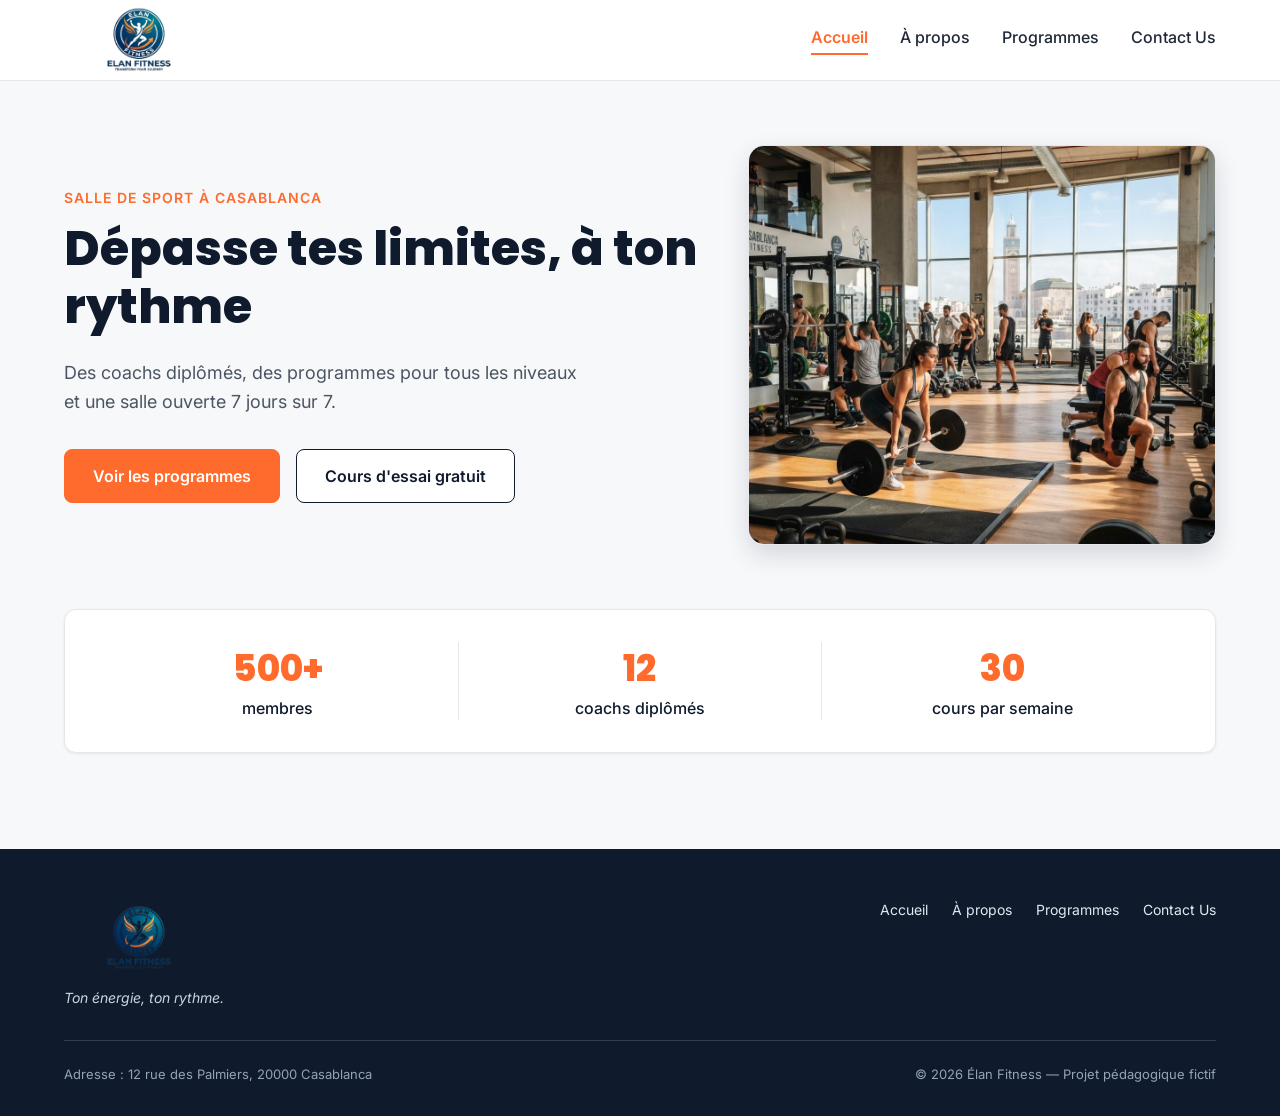
<file: index.html>
<!DOCTYPE html>
<html lang="fr">

<head>
  <meta charset="UTF-8">
  <meta name="viewport" content="width=device-width, initial-scale=1">
  <meta name="description"
    content="Élan Fitness, salle de sport à Casablanca : musculation, yoga, cardio et boxe fitness avec des coachs diplômés. Réservez votre cours d'essai gratuit.">
    <meta name="keywords" content="fitness">
  <title>Élan Fitness | Salle de sport à Casablanca</title>

  <link rel="preconnect" href="https://fonts.googleapis.com">
  <link rel="preconnect" href="https://fonts.gstatic.com" crossorigin>
  <link
    href="https://fonts.googleapis.com/css2?family=Inter:wght@400;500;600&family=Poppins:wght@600;700;800&display=swap"
    rel="stylesheet">

  <link rel="stylesheet" href="style.css">
  <link rel="stylesheet" href="style2.css">
</head>

<body>

  <header class="en-tete">
    <div class="conteneur en-tete-contenu">
      <a href="index.html" class="logo"><img src="img/Gemini_Generated_Image_91cil91cil91cil9-removebg-preview.png"
          alt="image"></a>
      <div class="menu-toggle" id="mobile-menu">
        <span class="bar"></span>
        <span class="bar"></span>
        <span class="bar"></span>
      </div>
      <nav aria-label="Navigation principale" class="nav">
        <ul class="menu">
          <a href="index.html" class="lien-actif">Accueil</a>
          <a href="index1.html">À propos</a>
          <a href="index2.html">Programmes</a>
          <a href="index3.html">Contact Us</a>
        </ul>
      </nav>
    </div>
  </header>

  <main>

    <section id="accueil" class="hero">
      <div class="conteneur">

        <div class="hero-contenu">
          <div class="hero-texte">
            <p class="sur-titre">Salle de sport à Casablanca</p>
            <h1>Dépasse tes limites, à ton rythme</h1>
            <p class="hero-description">
              Des coachs diplômés, des programmes pour tous les niveaux et une salle ouverte 7 jours sur 7.
            </p>
            <div class="boutons">
              <a href="index1.html" class="bouton bouton-principal">Voir les programmes</a>
              <a href="index2.html" class="bouton bouton-secondaire">Cours d'essai gratuit</a>
            </div>
          </div>

          <img class="hero-image" src="img/hero.jpg"
            alt="Des personnes s'entraînent dans une salle de sport lumineuse à Casablanca">
        </div>

        <div class="chiffres">
          <div class="chiffre">
            <p class="chiffre-nombre">500+</p>
            <p>membres</p>
          </div>
          <div class="chiffre">
            <p class="chiffre-nombre">12</p>
            <p>coachs diplômés</p>
          </div>
          <div class="chiffre">
            <p class="chiffre-nombre">30</p>
            <p>cours par semaine</p>
          </div>
        </div>
      </div>
    </section>
    <footer class="pied-de-page">
      <div class="conteneur">

        <div class="pied-haut">
          <div>
            <a href="index.html" class="logo"><img
                src="img/Gemini_Generated_Image_91cil91cil91cil9-removebg-preview.png" alt="image"></a>
            <p class="slogan">Ton énergie, ton rythme.</p>
          </div>

          <nav aria-label="Navigation du pied de page">
            <ul class="menu menu-pied">
              <li><a href="index.html">Accueil</a></li>
              <li><a href="index1.html">À propos</a></li>
              <li><a href="index2.html">Programmes</a></li>
              <li><a href="index3.html">Contact Us</a></li>
            </ul>
          </nav>
        </div>

        <div class="pied-bas">
          <p>Adresse : 12 rue des Palmiers, 20000 Casablanca</p>
          <p>&copy; 2026 Élan Fitness — Projet pédagogique fictif</p>
        </div>

      </div>
    </footer>
    <script>
      const mobileMenu = document.getElementById('mobile-menu');
      const navMenu = document.querySelector('header nav');

      mobileMenu.addEventListener('click', () => {
        navMenu.classList.toggle('active');
      });
    </script>
</body>

</html>
</file>
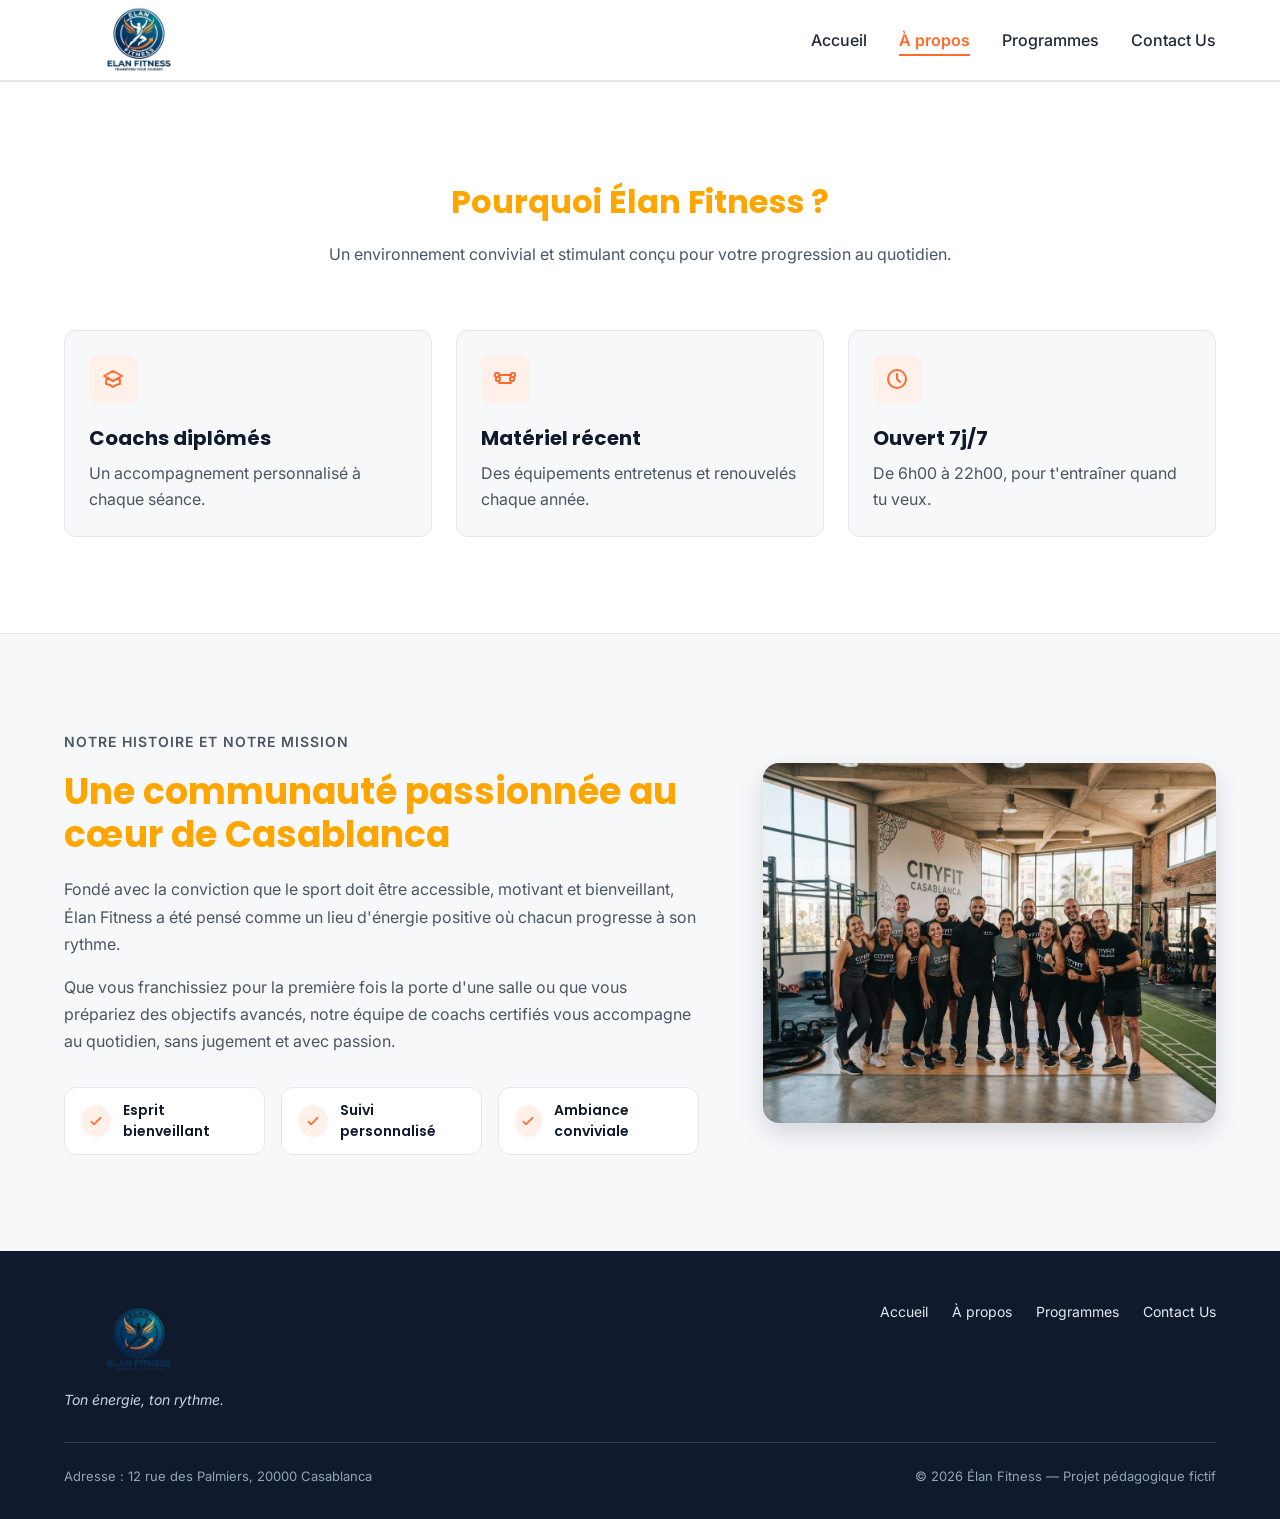
<file: index1.html>
<!DOCTYPE html>
<html lang="fr">

<head>
    <meta charset="UTF-8">
    <meta name="viewport" content="width=device-width, initial-scale=1">
    <meta name="description"
        content="Élan Fitness, salle de sport à Casablanca : musculation, yoga, cardio et boxe fitness avec des coachs diplômés. Réservez votre cours d'essai gratuit.">
    <title>Élan Fitness | Salle de sport à Casablanca</title>

    <link rel="preconnect" href="https://fonts.googleapis.com">
    <link rel="preconnect" href="https://fonts.gstatic.com" crossorigin>
    <link
        href="https://fonts.googleapis.com/css2?family=Inter:wght@400;500;600&family=Poppins:wght@600;700;800&display=swap"
        rel="stylesheet">

    <link rel="stylesheet" href="style.css">
    <link rel="stylesheet" href="style2.css">
</head>

<body>
    <header class="en-tete">
        <div class="conteneur en-tete-contenu">
            <a href="index.html" class="logo"><img
                    src="img/Gemini_Generated_Image_91cil91cil91cil9-removebg-preview.png" alt="image"></a>
            <div class="menu-toggle" id="mobile-menu">
                <span class="bar"></span>
                <span class="bar"></span>
                <span class="bar"></span>
            </div>
            <nav aria-label="Navigation principale">
                <ul class="menu">
                    <li><a href="index.html">Accueil</a></li>
                    <li><a href="index1.html" class="lien-actif">À propos</a></li>
                    <li><a href="index2.html">Programmes</a></li>
                    <li><a href="index3.html">Contact Us</a></li>
                </ul>
            </nav>
        </div>
    </header>
    <section class="section section-blanche">
        <div class="conteneur">

            <div class="section-titre">
                <h2>Pourquoi Élan Fitness ?</h2>
                <p>Un environnement convivial et stimulant conçu pour votre progression au quotidien.</p>
            </div>

            <div class="cartes">
                <article class="carte carte-avantage">
                    <div class="icone"><img src="img/icone-coach.svg" alt=""></div>
                    <h3>Coachs diplômés</h3>
                    <p>Un accompagnement personnalisé à chaque séance.</p>
                </article>

                <article class="carte carte-avantage">
                    <div class="icone"><img src="img/icone-materiel.svg" alt=""></div>
                    <h3>Matériel récent</h3>
                    <p>Des équipements entretenus et renouvelés chaque année.</p>
                </article>

                <article class="carte carte-avantage">
                    <div class="icone"><img src="img/icone-horloge.svg" alt=""></div>
                    <h3>Ouvert 7j/7</h3>
                    <p>De 6h00 à 22h00, pour t'entraîner quand tu veux.</p>
                </article>
            </div>
        </div>
    </section>
    <section id="a-propos" class="section">
        <div class="conteneur apropos-contenu">

            <div class="apropos-texte">
                <p class="sur-titre">Notre histoire et notre mission</p>
                <h2>Une communauté passionnée au cœur de Casablanca</h2>
                <p>
                    Fondé avec la conviction que le sport doit être accessible, motivant et bienveillant,
                    Élan Fitness a été pensé comme un lieu d'énergie positive où chacun progresse à son rythme.
                </p>
                <p>
                    Que vous franchissiez pour la première fois la porte d'une salle ou que vous prépariez des
                    objectifs avancés, notre équipe de coachs certifiés vous accompagne au quotidien, sans
                    jugement et avec passion.
                </p>

                <ul class="valeurs">
                    <li class="valeur">
                        <div class="icone icone-petite"><img src="img/icone-check.svg" alt=""></div>
                        <span>Esprit bienveillant</span>
                    </li>
                    <li class="valeur">
                        <div class="icone icone-petite"><img src="img/icone-check.svg" alt=""></div>
                        <span>Suivi personnalisé</span>
                    </li>
                    <li class="valeur">
                        <div class="icone icone-petite"><img src="img/icone-check.svg" alt=""></div>
                        <span>Ambiance conviviale</span>
                    </li>
                </ul>
            </div>
            <img class="apropos-image" src="img/equipe.jpg"
                alt="L'équipe de coachs d'Élan Fitness réunie dans la salle">
        </div>
    </section>
    <footer class="pied-de-page">
        <div class="conteneur">

            <div class="pied-haut">
                <div>
                    <a href="index.html" class="logo"><img
                            src="img/Gemini_Generated_Image_91cil91cil91cil9-removebg-preview.png" alt="image"></a>
                    <p class="slogan">Ton énergie, ton rythme.</p>
                </div>

                <nav aria-label="Navigation du pied de page" class="nav">
                    <ul class="menu menu-pied">
                        <li><a href="index.html">Accueil</a></li>
                        <li><a href="index1.html">À propos</a></li>
                        <li><a href="index2.html">Programmes</a></li>
                        <li><a href="index3.html">Contact Us</a></li>
                    </ul>
                </nav>
            </div>

            <div class="pied-bas">
                <p>Adresse : 12 rue des Palmiers, 20000 Casablanca</p>
                <p>&copy; 2026 Élan Fitness — Projet pédagogique fictif</p>
            </div>

        </div>
    </footer>
    <script>
        const mobileMenu = document.getElementById('mobile-menu');
        const navMenu = document.querySelector('header nav');

        mobileMenu.addEventListener('click', () => {
            navMenu.classList.toggle('active');
        });
    </script>
</body>

</html>
</file>
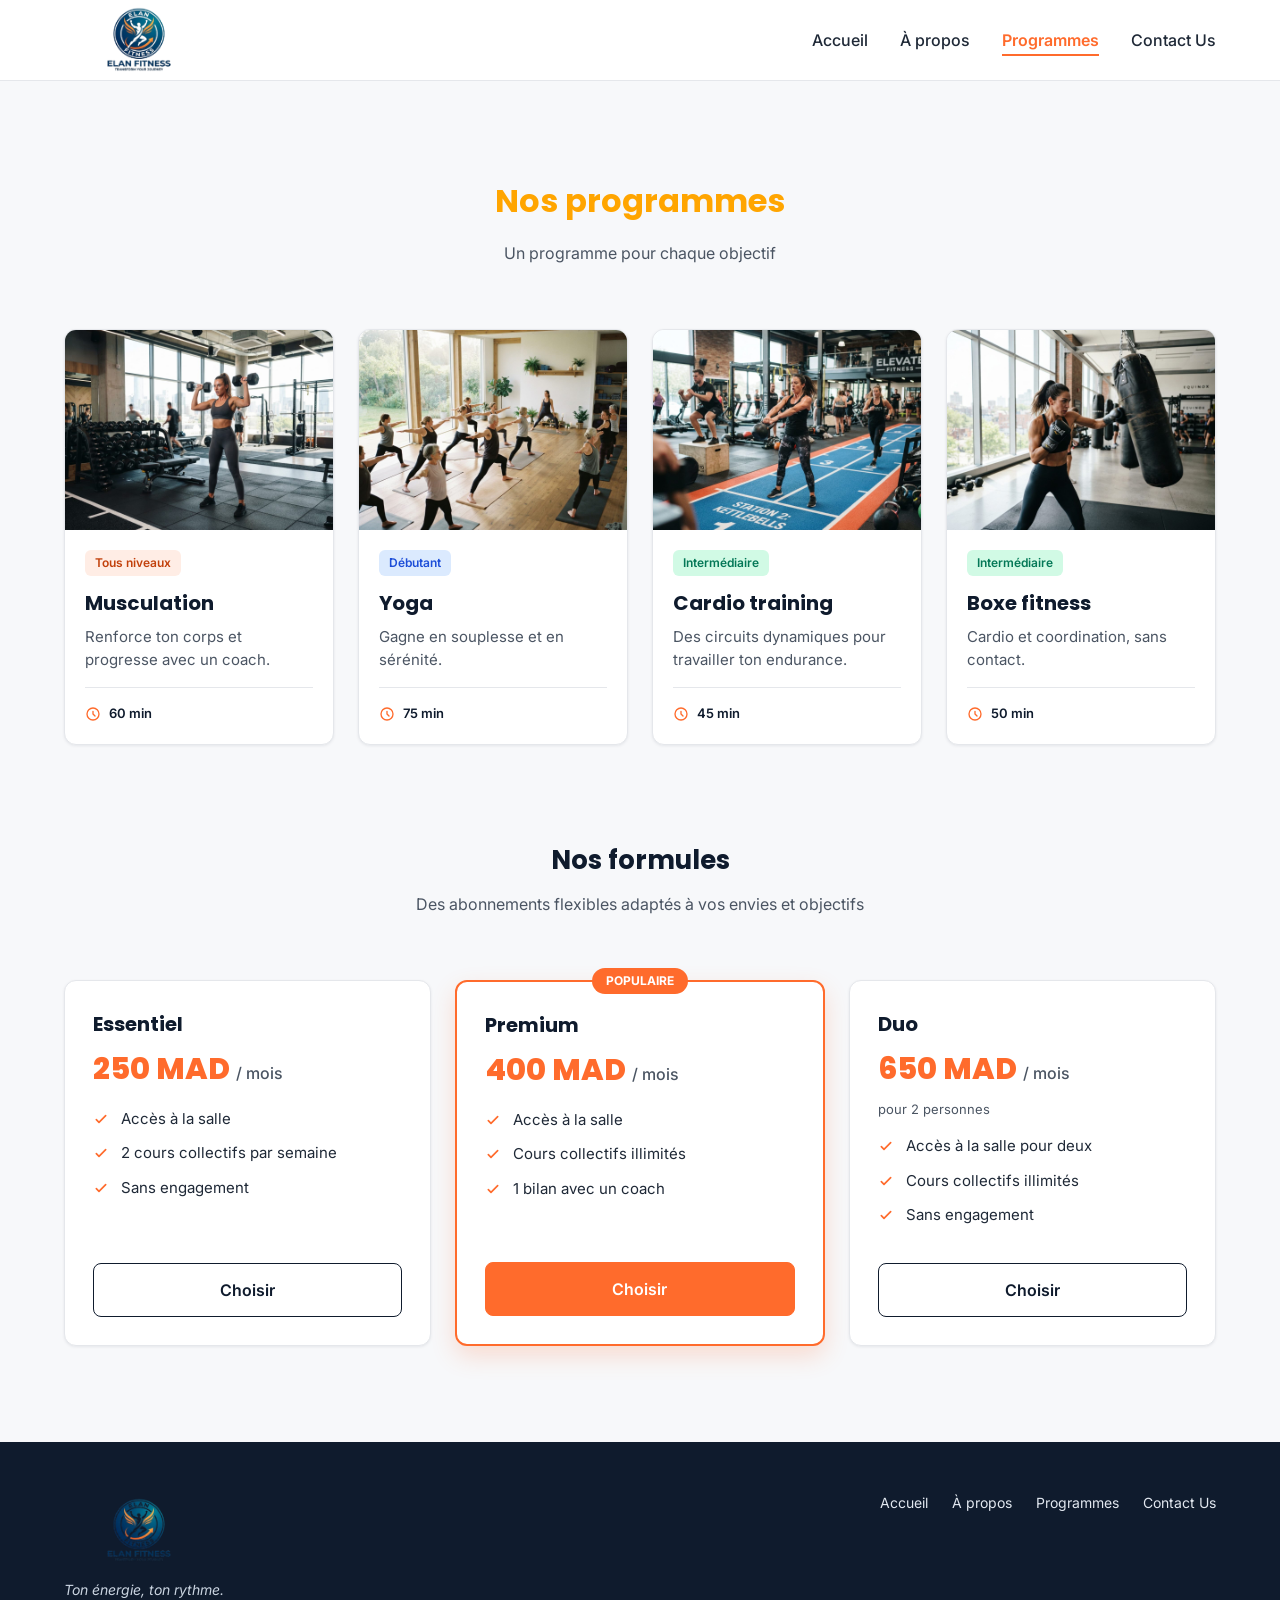
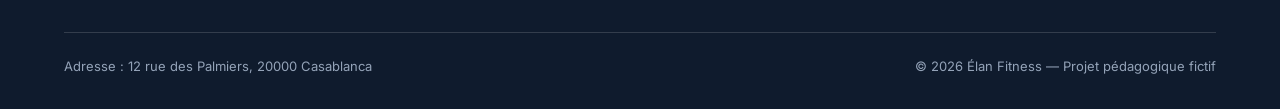
<file: index2.html>
<!DOCTYPE html>
<html lang="fr">

<head>
    <meta charset="UTF-8">
    <meta name="viewport" content="width=device-width, initial-scale=1">
    <meta name="description"
        content="Élan Fitness, salle de sport à Casablanca : musculation, yoga, cardio et boxe fitness avec des coachs diplômés. Réservez votre cours d'essai gratuit.">
    <title>Élan Fitness | Salle de sport à Casablanca</title>

    <link rel="preconnect" href="https://fonts.googleapis.com">
    <link rel="preconnect" href="https://fonts.gstatic.com" crossorigin>
    <link
        href="https://fonts.googleapis.com/css2?family=Inter:wght@400;500;600&family=Poppins:wght@600;700;800&display=swap"
        rel="stylesheet">

    <link rel="stylesheet" href="style.css">
    <link rel="stylesheet" href="style2.css">
</head>

<body>
    <header class="en-tete">
        <div class="conteneur en-tete-contenu">
            <a href="index.html" class="logo"><img
                    src="img/Gemini_Generated_Image_91cil91cil91cil9-removebg-preview.png" alt="image"></a>
            <div class="menu-toggle" id="mobile-menu">
                <span class="bar"></span>
                <span class="bar"></span>
                <span class="bar"></span>
            </div>
            <nav aria-label="Navigation principale">
                <ul class="menu">
                    <li><a href="index.html">Accueil</a></li>
                    <li><a href="index1.html">À propos</a></li>
                    <li><a href="index2.html" class="lien-actif">Programmes</a></li>
                    <li><a href="index3.html">Contact Us</a></li>
                </ul>
            </nav>
        </div>
    </header>
    <section id="programmes" class="section">
        <div class="conteneur">

            <div class="section-titre">
                <h2>Nos programmes</h2>
                <p>Un programme pour chaque objectif</p>
            </div>

            <div class="cartes">

                <article class="carte carte-programme">
                    <img src="img/musculation.jpg" alt="Une sportive soulève des haltères dans l'espace musculation">
                    <div class="programme-corps">
                        <span class="etiquette etiquette-orange">Tous niveaux</span>
                        <h3>Musculation</h3>
                        <p>Renforce ton corps et progresse avec un coach.</p>
                        <p class="duree"><img src="img/icone-duree.svg" alt="">60 min</p>
                    </div>
                </article>

                <article class="carte carte-programme">
                    <img src="img/yoga.jpg" alt="Un groupe pratique le yoga sur des tapis dans une salle lumineuse">
                    <div class="programme-corps">
                        <span class="etiquette etiquette-bleue">Débutant</span>
                        <h3>Yoga</h3>
                        <p>Gagne en souplesse et en sérénité.</p>
                        <p class="duree"><img src="img/icone-duree.svg" alt="">75 min</p>
                    </div>
                </article>

                <article class="carte carte-programme">
                    <img src="img/cardio.jpg"
                        alt="Des sportifs suivent un circuit de cardio training avec des kettlebells">
                    <div class="programme-corps">
                        <span class="etiquette etiquette-verte">Intermédiaire</span>
                        <h3>Cardio training</h3>
                        <p>Des circuits dynamiques pour travailler ton endurance.</p>
                        <p class="duree"><img src="img/icone-duree.svg" alt="">45 min</p>
                    </div>
                </article>

                <article class="carte carte-programme">
                    <img src="img/boxe.jpg" alt="Une sportive frappe un sac de frappe pendant un cours de boxe fitness">
                    <div class="programme-corps">
                        <span class="etiquette etiquette-verte">Intermédiaire</span>
                        <h3>Boxe fitness</h3>
                        <p>Cardio et coordination, sans contact.</p>
                        <p class="duree"><img src="img/icone-duree.svg" alt="">50 min</p>
                    </div>
                </article>

            </div>

            <div class="formules">

                <div class="section-titre">
                    <h3>Nos formules</h3>
                    <p>Des abonnements flexibles adaptés à vos envies et objectifs</p>
                </div>

                <div class="cartes">

                    <article class="carte formule">
                        <h4>Essentiel</h4>
                        <p class="prix">250 MAD <span>/ mois</span></p>
                        <ul class="formule-liste">
                            <li>Accès à la salle</li>
                            <li>2 cours collectifs par semaine</li>
                            <li>Sans engagement</li>
                        </ul>
                        <a href="#contact" class="bouton bouton-secondaire">Choisir</a>
                    </article>

                    <article class="carte formule formule-populaire">
                        <p class="badge-populaire">Populaire</p>
                        <h4>Premium</h4>
                        <p class="prix">400 MAD <span>/ mois</span></p>
                        <ul class="formule-liste">
                            <li>Accès à la salle</li>
                            <li>Cours collectifs illimités</li>
                            <li>1 bilan avec un coach</li>
                        </ul>
                        <a href="#contact" class="bouton bouton-principal">Choisir</a>
                    </article>

                    <article class="carte formule">
                        <h4>Duo</h4>
                        <p class="prix">650 MAD <span>/ mois</span></p>
                        <p class="prix-note">pour 2 personnes</p>
                        <ul class="formule-liste">
                            <li>Accès à la salle pour deux</li>
                            <li>Cours collectifs illimités</li>
                            <li>Sans engagement</li>
                        </ul>
                        <a href="#contact" class="bouton bouton-secondaire">Choisir</a>
                    </article>

                </div>
            </div>

        </div>
    </section>

    </main>

    <footer class="pied-de-page">
        <div class="conteneur">

            <div class="pied-haut">
                <div>
                    <a href="index.html" class="logo"><img
                            src="img/Gemini_Generated_Image_91cil91cil91cil9-removebg-preview.png" alt="image"></a>
                    <p class="slogan">Ton énergie, ton rythme.</p>
                </div>

                <nav aria-label="Navigation du pied de page">
                    <ul class="menu menu-pied">
                        <li><a href="index.html">Accueil</a></li>
                        <li><a href="index1.html">À propos</a></li>
                        <li><a href="index2.html">Programmes</a></li>
                        <li><a href="index3.html">Contact Us</a></li>
                    </ul>
                </nav>
            </div>

            <div class="pied-bas">
                <p>Adresse : 12 rue des Palmiers, 20000 Casablanca</p>
                <p>&copy; 2026 Élan Fitness — Projet pédagogique fictif</p>
            </div>

        </div>
    </footer>
    <script>
        const mobileMenu = document.getElementById('mobile-menu');
        const navMenu = document.querySelector('header nav');

        mobileMenu.addEventListener('click', () => {
            navMenu.classList.toggle('active');
        });
    </script>
</body>

</html>
</file>
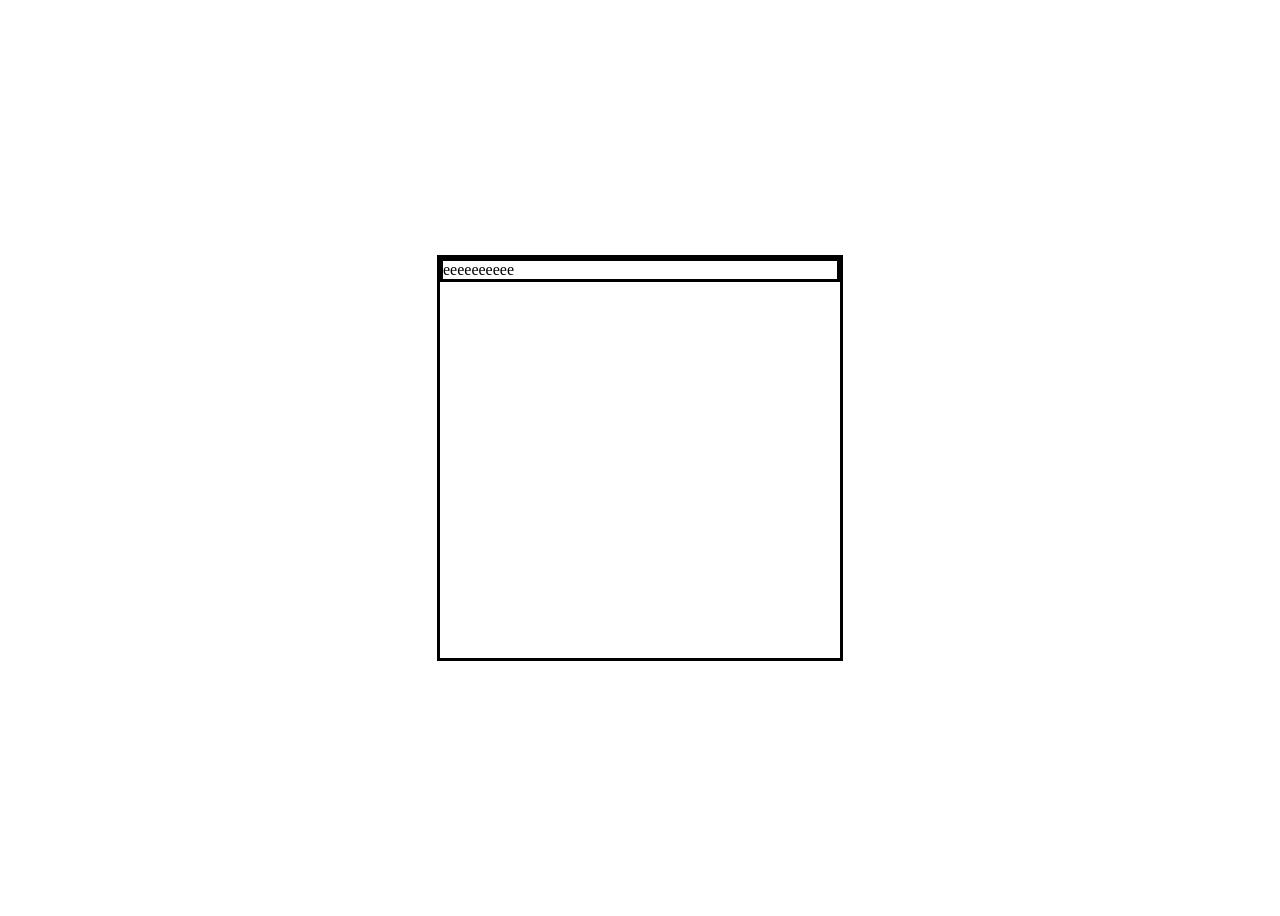
<file: elan-fitness/text.html>
<!DOCTYPE html>
<html lang="en">

<head>
    <meta charset="UTF-8">
    <meta name="viewport" content="width=device-width, initial-scale=1.0">
    <title>Document</title>
    <link rel="stylesheet" href="text.css">
</head>

<body style="display: flex; justify-content: center; align-items: center; height: 100vh;">
    <!-- <div class="parent" > 
        <div class="one">one</div>
        <div class="two">two</div>
        <div class="three">three</div>
    </div> -->
    <div style=" width: 400px; height: 400px; border: solid; border-color: black;">
            <div style="right: 2px; border-color: black; border: solid;">eeeeeeeeee</div>
    </div>
</body>

</html>
</file>
<file: style.css>
* {
  box-sizing: border-box;
  margin: 0;
  padding: 0;
}

html {
  scroll-behavior: smooth;
}

html,
body {
  width: 100%;
  margin: 0;
  padding: 0;
  overflow-x: hidden;
}

body {
  font-family: 'Inter', Arial, sans-serif;
  font-size: 16px;
  line-height: 1.5;
  color: #1F2937;
  background-color: #F7F8FA;
}

h1,
h2,
h3,
h4 {
  font-family: 'Poppins', Arial, sans-serif;
  color: #0F1B2D;
}

a {
  color: inherit;
  text-decoration: none;
}

ul {
  list-style: none;
}

img {
  display: block;
  max-width: 100%;
}

a:focus-visible,
button:focus-visible {
  outline: 3px solid #FF6B2C;
  outline-offset: 2px;
}

.conteneur {
  width: 100%;
  max-width: 1200px;
  margin: 0 auto;
  padding: 0 24px;
}

.section {
  padding: 96px 0;
}

.section-blanche {
  background-color: #FFFFFF;
  border-top: 1px solid #E5E7EB;
  border-bottom: 1px solid #E5E7EB;
}

.section-titre {
  max-width: 640px;
  margin: 0 auto 64px;
  text-align: center;
}

.section-titre h2 {
  font-size: 32px;
  margin-bottom: 16px;
}

.section-titre h3 {
  font-size: 26px;
  margin-bottom: 12px;
}

.section-titre p {
  color: #4B5563;
}

.sur-titre {
  font-size: 14px;
  font-weight: 600;
  color: #FF6B2C;
  text-transform: uppercase;
  letter-spacing: 1px;
  margin-bottom: 12px;
}

.bouton {
  display: inline-block;
  padding: 14px 28px;
  border-radius: 8px;
  font-size: 16px;
  font-weight: 600;
  text-align: center;
  cursor: pointer;
}

.bouton-principal {
  background-color: #FF6B2C;
  border: 1px solid #FF6B2C;
  color: #FFFFFF;
}

.bouton-principal:hover {
  background-color: #F05817;
}

.bouton-secondaire {
  background-color: #FFFFFF;
  border: 1px solid #0F1B2D;
  color: #0F1B2D;
}

.bouton-secondaire:hover {
  background-color: #F3F4F6;
}

.cartes {
  display: flex;
  gap: 24px;
}

.carte {
  flex: 1;
  background-color: #FFFFFF;
  border: 1px solid #E5E7EB;
  border-radius: 12px;
  box-shadow: 0 1px 3px rgba(15, 27, 45, 0.08);
}

.icone {
  width: 48px;
  height: 48px;
  background-color: #FFF0EA;
  border-radius: 8px;
  display: flex;
  align-items: center;
  justify-content: center;
}

.icone img {
  width: 24px;
  height: 24px;
}

.icone-petite {
  width: 32px;
  height: 32px;
  border-radius: 50%;
}

.icone-petite img {
  width: 16px;
  height: 16px;
}

.en-tete {
  position: sticky;
  top: 0;
  z-index: 10;
  background-color: #FFFFFF;
  border-bottom: 1px solid #E5E7EB;
}

.en-tete-contenu {
  height: 80px;
  display: flex;
  align-items: center;
  justify-content: space-between;
}

.logo {
  display: flex;
  align-items: center;
  font-family: 'Poppins', Arial, sans-serif;
  font-size: 24px;
  font-weight: 700;
  color: #0F1B2D;
}



.menu {
  display: flex;
  gap: 32px;
}

.menu a {
  font-weight: 500;
  padding-bottom: 4px;
  border-bottom: 2px solid transparent;
}

.menu a:hover {
  color: #FF6B2C;
}

.menu .lien-actif {
  color: #FF6B2C;
  font-weight: 600;
  border-bottom-color: #FF6B2C;
}

.hero {
  padding: 64px 0 96px;
}

.hero-contenu {
  display: flex;
  align-items: center;
  gap: 32px;
}

.hero-texte {
  flex: 7;
}

.hero-texte h1 {
  font-size: 48px;
  font-weight: 800;
  line-height: 1.2;
  margin-bottom: 24px;
}

.hero-description {
  max-width: 520px;
  font-size: 18px;
  line-height: 1.6;
  color: #4B5563;
  margin-bottom: 32px;
}

.boutons {
  display: flex;
  flex-wrap: wrap;
  gap: 16px;
}

.hero-image {
  flex: 5;
  min-width: 0;
  height: 400px;
  object-fit: cover;
  border-radius: 16px;
  border: 1px solid #E5E7EB;
  box-shadow: 0 10px 25px rgba(15, 27, 45, 0.15);
}

.chiffres {
  display: flex;
  margin-top: 64px;
  padding: 32px;
  background-color: #FFFFFF;
  border: 1px solid #E5E7EB;
  border-radius: 12px;
  box-shadow: 0 1px 3px rgba(15, 27, 45, 0.08);
}

.chiffre {
  flex: 1;
  text-align: center;
  font-weight: 500;
  color: #0F1B2D;
}

.chiffre+.chiffre {
  border-left: 1px solid #E5E7EB;
}

.chiffre-nombre {
  font-family: 'Poppins', Arial, sans-serif;
  font-size: 36px;
  font-weight: 800;
  color: #FF6B2C;
}

.carte-avantage {
  padding: 24px;
  background-color: #F7F8FA;
  box-shadow: none;
}

.carte-avantage .icone {
  margin-bottom: 20px;
}

.carte-avantage h3 {
  font-size: 20px;
  margin-bottom: 8px;
}

.carte-avantage p {
  color: #4B5563;
  line-height: 1.6;
}

.apropos-contenu {
  display: flex;
  align-items: center;
  gap: 64px;
}

.apropos-texte {
  flex: 7;
}

.apropos-texte h2 {
  font-size: 36px;
  line-height: 1.2;
  margin-bottom: 20px;
}

.apropos-texte p {
  color: #4B5563;
  line-height: 1.7;
  margin-bottom: 16px;
}

.valeurs {
  display: flex;
  gap: 16px;
  margin-top: 32px;
}

.valeur {
  flex: 1;
  display: flex;
  align-items: center;
  gap: 12px;
  padding: 12px 16px;
  background-color: #FFFFFF;
  border: 1px solid #E5E7EB;
  border-radius: 12px;
  font-family: 'Poppins', Arial, sans-serif;
  font-size: 14px;
  font-weight: 600;
  color: #0F1B2D;
}

.apropos-image {
  flex: 5;
  min-width: 0;
  height: 360px;
  object-fit: cover;
  border-radius: 16px;
  box-shadow: 0 10px 25px rgba(15, 27, 45, 0.15);
}

.carte-programme {
  display: flex;
  flex-direction: column;
  overflow: hidden;
}

.carte-programme>img {
  width: 100%;
  height: 200px;
  object-fit: cover;
}

.programme-corps {
  flex: 1;
  display: flex;
  flex-direction: column;
  padding: 20px;
}

.programme-corps h3 {
  font-size: 20px;
  margin-bottom: 8px;
}

.programme-corps p {
  font-size: 15px;
  color: #4B5563;
}

.etiquette {
  align-self: flex-start;
  padding: 4px 10px;
  margin-bottom: 12px;
  border-radius: 6px;
  font-size: 12px;
  font-weight: 600;
}

.etiquette-orange {
  background-color: #FFEDE5;
  color: #C2410C;
}

.etiquette-bleue {
  background-color: #DBEAFE;
  color: #1D4ED8;
}

.etiquette-verte {
  background-color: #D1FAE5;
  color: #047857;
}

.programme-corps .duree {
  display: flex;
  align-items: center;
  gap: 8px;
  margin-top: auto;
  padding-top: 16px;
  border-top: 1px solid #E5E7EB;
  font-size: 13px;
  font-weight: 600;
  color: #0F1B2D;
}

.programme-corps h3+p {
  margin-bottom: 16px;
}

.duree img {
  width: 16px;
  height: 16px;
}

.formules {
  margin-top: 96px;
}

.formule {
  position: relative;
  display: flex;
  flex-direction: column;
  padding: 28px;
}

.formule h4 {
  font-size: 20px;
}

.prix {
  margin: 8px 0 16px;
  font-family: 'Poppins', Arial, sans-serif;
  font-size: 30px;
  font-weight: 800;
  color: #FF6B2C;
}

.prix span {
  font-family: 'Inter', Arial, sans-serif;
  font-size: 16px;
  font-weight: 500;
  color: #4B5563;
}

.prix-note {
  margin: -8px 0 16px;
  font-size: 13px;
  color: #4B5563;
}

.formule-liste {
  flex: 1;
  margin-bottom: 24px;
}

.formule-liste li {
  padding-left: 28px;
  margin-bottom: 12px;
  font-size: 15px;
  background-image: url('img/icone-check.svg');
  background-repeat: no-repeat;
  background-position: left center;
  background-size: 16px;
}

.formule .bouton {
  display: block;
}

.formule-populaire {
  border: 2px solid #FF6B2C;
  box-shadow: 0 10px 25px rgba(255, 107, 44, 0.2);
}

.badge-populaire {
  position: absolute;
  top: -14px;
  left: 50%;
  transform: translateX(-50%);
  padding: 4px 14px;
  background-color: #FF6B2C;
  border-radius: 999px;
  font-size: 12px;
  font-weight: 700;
  text-transform: uppercase;
  color: #FFFFFF;
}

.pied-de-page {
  padding: 48px 0 32px;
  background-color: #0F1B2D;
  color: #FFFFFF;
  width: 100%;
}

.pied-haut {
  display: flex;
  justify-content: space-between;
  align-items: flex-start;
  padding-bottom: 32px;
  border-bottom: 1px solid rgba(255, 255, 255, 0.15);
}

.logo-clair {
  color: #FFFFFF;
}

.slogan {
  margin-top: 8px;
  font-size: 14px;
  font-style: italic;
  color: #CBD5E1;
}

.menu-pied {
  gap: 24px;
}

.menu-pied a {
  font-size: 14px;
  font-weight: 400;
  color: #E2E8F0;
}

.pied-bas {
  display: flex;
  justify-content: space-between;
  margin-top: 24px;
  font-size: 13px;
  color: #94A3B8;
}
</file>
<file: style2.css>
* {
    box-sizing: border-box;
    margin: 0;
    padding: 0;
}

html {
    scroll-behavior: smooth;
}

.pied-de-page {
    padding: 48px 0 32px;
    background-color: #0F1B2D;
    color: #FFFFFF;
    position: relative;
    bottom: 0;
    width: 100%;

}

.pied-haut {
    display: flex;
    justify-content: space-between;
    align-items: flex-start;
    padding-bottom: 32px;
    border-bottom: 1px solid rgba(255, 255, 255, 0.15);
}

.logo-clair {
    color: #FFFFFF;
}

.slogan {
    margin-top: 8px;
    font-size: 14px;
    font-style: italic;
    color: #CBD5E1;
}

.menu-pied {
    gap: 24px;
}

.menu-pied a {
    font-size: 14px;
    font-weight: 400;
    color: #E2E8F0;
}

.pied-bas {
    display: flex;
    justify-content: space-between;
    margin-top: 24px;
    font-size: 13px;
    color: #94A3B8;
}

form {
    width: 50%;
    margin-top: 20px;
    margin-bottom: 50px;
    margin-left: 25%;
    text-align: center;
    padding-top: 20px;
    padding-bottom: 20px;
    border: solid 2.5px orange;
    border-radius: 50px;
}

h2 {
    margin-bottom: 20px;
    color: orange;
    font-size: 2.5rem;
    margin-bottom: 50px;
}

label {
    display: block;
    font-size: 20px;
    margin: 10px 30px;
    font-family: 'Segoe UI', Tahoma, Geneva, Verdana, sans-serif;
    font-weight: 900;
    color: orange;
}

textarea,
input {
    margin: 10px 0 10px 0;
    border: solid 1.5px orange;
    text-align: center;
}

input {
    padding: 5px 5px 5px 5px;
    border-radius: 30px;
    color: orange;
    font-family: 'Courier New', Courier, monospace;
    width: 400px;
    height: 40px;
    cursor: pointer;
    transition: 0.5s ease-in-out;
}

input:hover {
    width: 300px;
}

form textarea {
    margin-bottom: 20px;
    padding: 7px 7px 7px 7px;
    width: 500px;
    height: 150px;
    color: orange;
    font-family: 'Courier New', Courier, monospace;
    cursor: pointer;
    transition: ease-in 0.5s;
}

textarea:hover {
    width: 400px;
}

form button {
    display: block;
    margin-bottom: 10px;
    padding: 7px 7px 7px 7px;
    background-color: orange;
    border: solid 1px orange;
    font-family: 'Courier New', Courier, monospace;
    font-weight: 700;
    font-size: 16.5px;
    color: white;
    margin: 0 auto 10px;
    width: 125px;
    cursor: pointer;
    transition: 0.5s ease-in;
}

button:hover {
    background-color: white;
    color: orange;
    font-weight: 700;
    font-family: 'Courier New', Courier, monospace;
}

input:focus,
textarea:focus {
    outline: none;
    border: solid 2px orange;
}

#last-div {
    margin-top: 10px;
    margin-right: 20px;
}

.fa-brands {
    font-size: 25px;
    margin-left: 8px;
    width: 40px;
    height: 40px;
    padding-top: 10px;
    border-radius: 20px;
    cursor: pointer;
    transition: 0.5s ease-in;
}



.fa-youtube {
    color: red;
}

.fa-facebook {
    color: blue;
}

.fa-instagram {
    color: palevioletred;
}

.fa-youtube:hover {
    background-color: red;
    color: white;
}

.fa-facebook:hover {
    background-color: blue;
    color: white;
}

.fa-instagram:hover {
    background-color: rgb(226, 76, 101);
    color: white;
}

.logo img {
    width: 150px;
}

@media (min-width: 350px) and (max-width: 768px) {
    form textarea {
        border-radius: 30px;
        width: 300px;
        cursor: pointer;
        transition: 0.5s ease-in;
    }

    form textarea:hover {
        width: 325px;
    }

    input {
        width: 250px;
    }

    form {
        display: flex;
        border: none;
        flex-direction: column;
        width: 80%;
        box-sizing: border-box;
        margin: 0 auto;
    }

    a {
        font-size: 12px;
    }

    .pied-de-page .menu-pied li a {
        font-size: 10px;
    }

    .cartes {
        display: flex;
        flex-direction: row;
        flex-wrap: wrap;
        gap: 20px;
        justify-content: center;
    }

    .carte {
        flex: 1;
        min-width: 250px;
    }

    .apropos-contenu {
        display: flex;
        flex-direction: row;
        flex-wrap: wrap;
        gap: 40px;
        align-items: center;
        justify-content: center;
    }

    .apropos-texte,
    .apropos-image {
        flex: 1;
        min-width: 300px;
    }

    .apropos-image {
        max-width: 100%;
        height: auto;
    }

    .valeurs {
        list-style: none;
        padding: 0;
        margin: 0;
    }

    .valeur {
        display: flex;
        align-items: center;
        gap: 10px;
    }

    .hero-contenu {
        display: flex;
        flex-direction: row;
        flex-wrap: wrap;
        gap: 40px;
        align-items: center;
        justify-content: center;
    }

    .hero-texte,
    .hero-image {
        flex: 1;
        min-width: 300px;
    }

    .hero-image {
        max-width: 100%;
        height: auto;
        border-radius: 8px;
    }

    .boutons {
        display: flex;
        flex-wrap: wrap;
        gap: 15px;
        margin-top: 20px;
    }

    .chiffres {
        display: flex;
        flex-wrap: wrap;
        justify-content: space-around;
        gap: 20px;
        margin-top: 40px;
        text-align: center;
    }

    .chiffre {
        flex: 1;
        min-width: 150px;
    }

    header {
        display: flex;
        justify-content: space-between;
        align-items: center;
        position: relative;
    }

    .menu-toggle {
        display: flex;
        flex-direction: column;
        gap: 5px;
        cursor: pointer;
    }

    .menu-toggle .bar {
        width: 25px;
        height: 3px;
        background-color: #333;
        border-radius: 2px;
    }

    header nav {
        position: absolute;
        top: 70px;
        left: 0;
        width: 100%;
        background-color: #ffffff;
        box-shadow: 0 4px 6px rgba(0, 0, 0, 0.1);
        display: none;
    }

    header nav.active {
        display: block;
    }

    header nav ul.nav-list {
        display: flex;
        flex-direction: column;
        align-items: flex-end;
        padding: 20px;
        gap: 15px;
        margin: 0;
        list-style: none;
    }
}
</file>
<file: elan-fitness/text.css>
.parent{
    background-color: brown;
    height: 40px;
    width: 50px;

}
.parent one{
    background-color: blue;
    height: 20px;
    width: 30px;
}
.parent {
 position: relative;

}
</file>
